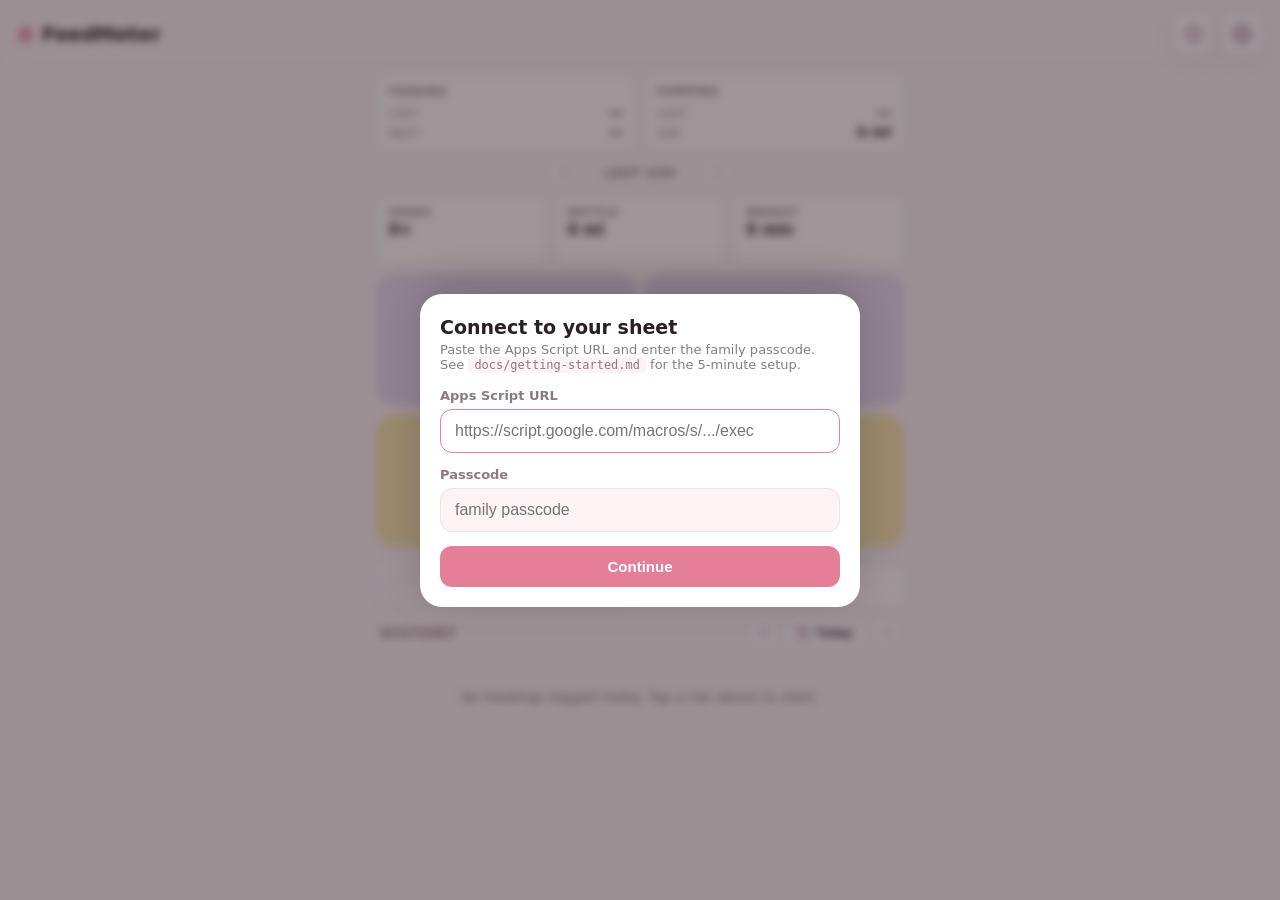
<file: index.html>
<!DOCTYPE html>
<html lang="en">
<head>
  <meta charset="UTF-8" />
  <meta name="viewport" content="width=device-width, initial-scale=1, viewport-fit=cover, user-scalable=no" />
  <meta name="theme-color" content="#fbeef1" />
  <meta name="apple-mobile-web-app-capable" content="yes" />
  <meta name="apple-mobile-web-app-status-bar-style" content="default" />
  <meta name="apple-mobile-web-app-title" content="FeedMeter" />
  <title>FeedMeter</title>
  <link rel="manifest" href="manifest.webmanifest" />
  <link rel="icon" href="data:image/svg+xml,%3Csvg xmlns='http://www.w3.org/2000/svg' viewBox='0 0 64 64'%3E%3Crect width='64' height='64' rx='14' fill='%23f7c8d4'/%3E%3Ccircle cx='32' cy='28' r='10' fill='%23fff'/%3E%3Crect x='28' y='34' width='8' height='18' rx='4' fill='%23fff'/%3E%3C/svg%3E" />
  <link rel="apple-touch-icon" href="icon-192.svg" />
  <link rel="stylesheet" href="styles.css?v=30" />
</head>
<body>
  <header class="app-header">
    <div class="brand">
      <span class="brand-dot" aria-hidden="true"></span>
      <h1>FeedMeter</h1>
    </div>
    <div class="header-actions">
      <button class="user-chip hidden" id="userChip" title="Switch user" aria-label="Switch user">
        <span class="user-chip-avatar" id="userChipAvatar">·</span>
        <span class="user-chip-name" id="userChipName"></span>
      </button>
      <button class="header-btn" id="schemeBtn" title="Feeding scheme" aria-label="Feeding scheme">
        <svg viewBox="0 0 24 24" width="20" height="20" fill="none" stroke="currentColor" stroke-width="2" stroke-linecap="round" stroke-linejoin="round" aria-hidden="true"><circle cx="12" cy="12" r="9"/><line x1="12" y1="11" x2="12" y2="17"/><circle cx="12" cy="7.5" r="0.6" fill="currentColor"/></svg>
      </button>
      <button class="header-btn" id="settingsBtn" title="Settings" aria-label="Settings">
        <svg viewBox="0 0 24 24" width="20" height="20" fill="none" stroke="currentColor" stroke-width="2" stroke-linecap="round" stroke-linejoin="round" aria-hidden="true"><circle cx="12" cy="12" r="3"/><path d="M19.4 15a1.65 1.65 0 0 0 .33 1.82l.06.06a2 2 0 1 1-2.83 2.83l-.06-.06a1.65 1.65 0 0 0-1.82-.33 1.65 1.65 0 0 0-1 1.51V21a2 2 0 1 1-4 0v-.09A1.65 1.65 0 0 0 9 19.4a1.65 1.65 0 0 0-1.82.33l-.06.06a2 2 0 1 1-2.83-2.83l.06-.06A1.65 1.65 0 0 0 4.6 15a1.65 1.65 0 0 0-1.51-1H3a2 2 0 1 1 0-4h.09A1.65 1.65 0 0 0 4.6 9a1.65 1.65 0 0 0-.33-1.82l-.06-.06a2 2 0 1 1 2.83-2.83l.06.06A1.65 1.65 0 0 0 9 4.6a1.65 1.65 0 0 0 1-1.51V3a2 2 0 1 1 4 0v.09a1.65 1.65 0 0 0 1 1.51 1.65 1.65 0 0 0 1.82-.33l.06-.06a2 2 0 1 1 2.83 2.83l-.06.06a1.65 1.65 0 0 0-.33 1.82V9a1.65 1.65 0 0 0 1.51 1H21a2 2 0 1 1 0 4h-.09a1.65 1.65 0 0 0-1.51 1z"/></svg>
      </button>
    </div>
  </header>

  <!-- Sync status banner -->
  <div class="sync-banner hidden" id="syncBanner" role="status"></div>

  <main class="container" id="appMain">
    <!-- Row 1: status blocks (feeding + pumping) -->
    <section class="status-row">
      <div class="status-block">
        <h3 class="status-block-title">Feeding</h3>
        <div class="status-line">
          <span class="status-line-label">Last</span>
          <span class="status-line-value" id="statLast">—</span>
        </div>
        <div class="status-line">
          <span class="status-line-label">Next</span>
          <span class="status-line-value" id="statNext">—</span>
        </div>
      </div>
      <div class="status-block">
        <h3 class="status-block-title">Pumping</h3>
        <div class="status-line">
          <span class="status-line-label">Last</span>
          <span class="status-line-value" id="statLastPump">—</span>
        </div>
        <div class="status-line">
          <span class="status-line-label" id="statPumpWindowLabel">24h</span>
          <span class="status-line-value" id="statTodayPump">—</span>
        </div>
      </div>
    </section>

    <!-- Sliding-window stepper for the totals below (and the pump 24h line above) -->
    <div class="stats-window-nav" role="group" aria-label="Stats time window">
      <button class="day-step" id="statsPrev" type="button" aria-label="Older 24h window">
        <svg viewBox="0 0 24 24" width="16" height="16" fill="none" stroke="currentColor" stroke-width="2.5" stroke-linecap="round" stroke-linejoin="round" aria-hidden="true">
          <polyline points="15 18 9 12 15 6"/>
        </svg>
      </button>
      <span class="stats-window-label" id="statsWindowLabel">Last 24h</span>
      <button class="day-step" id="statsNext" type="button" aria-label="Newer 24h window" disabled>
        <svg viewBox="0 0 24 24" width="16" height="16" fill="none" stroke="currentColor" stroke-width="2.5" stroke-linecap="round" stroke-linejoin="round" aria-hidden="true">
          <polyline points="9 18 15 12 9 6"/>
        </svg>
      </button>
      <button class="link-btn hidden" id="statsNow" type="button">Now</button>
    </div>

    <!-- Row 2: feeding totals over the selected sliding window -->
    <section class="stats cols-3">
      <div class="stat">
        <span class="stat-label">Feeds</span>
        <span class="stat-value" id="statTodayFeed">—</span>
        <span class="stat-sub" id="statTodayFeedSub"></span>
      </div>
      <div class="stat">
        <span class="stat-label">Bottle</span>
        <span class="stat-value" id="statTodayBottle">—</span>
        <span class="stat-sub" id="statTodayBottleSub"></span>
      </div>
      <div class="stat">
        <span class="stat-label">Breast</span>
        <span class="stat-value" id="statTodayBreast">—</span>
      </div>
    </section>

    <!-- 4 big action tiles -->
    <section class="grid" id="actionGrid" aria-label="Start a new session">
      <button class="tile tile-left" data-action="left" aria-label="Left breast">
        <span class="tile-content">
          <span class="tile-letter">L</span>
          <span class="next-badge" aria-hidden="true">Next</span>
        </span>
        <span class="tile-live" aria-hidden="true">
          <span class="live-badge"><span class="pulse"></span>LIVE</span>
          <span class="live-timer">00:00</span>
          <span class="live-hint">Tap to stop</span>
        </span>
      </button>

      <button class="tile tile-right" data-action="right" aria-label="Right breast">
        <span class="tile-content">
          <span class="tile-letter">R</span>
          <span class="next-badge" aria-hidden="true">Next</span>
        </span>
        <span class="tile-live" aria-hidden="true">
          <span class="live-badge"><span class="pulse"></span>LIVE</span>
          <span class="live-timer">00:00</span>
          <span class="live-hint">Tap to stop</span>
        </span>
      </button>

      <button class="tile tile-bottle" data-action="bottle" aria-label="Bottle">
        <span class="tile-content">
          <svg class="tile-svg" viewBox="0 0 64 64" fill="none" stroke="currentColor" stroke-width="2.2" stroke-linecap="round" stroke-linejoin="round" aria-hidden="true">
            <ellipse cx="32" cy="7" rx="3.5" ry="3"/>
            <path d="M27 11h10"/>
            <rect x="23" y="13" width="18" height="5" rx="1"/>
            <path d="M24 20h16v28a5 5 0 0 1-5 5h-6a5 5 0 0 1-5-5z"/>
            <line x1="28" y1="30" x2="32" y2="30" opacity="0.45"/>
            <line x1="28" y1="36" x2="32" y2="36" opacity="0.45"/>
            <line x1="28" y1="42" x2="32" y2="42" opacity="0.45"/>
          </svg>
          <span class="tile-name">Bottle</span>
        </span>
        <span class="tile-live" aria-hidden="true">
          <span class="live-badge"><span class="pulse"></span>LIVE</span>
          <span class="live-timer">00:00</span>
          <span class="live-hint">Tap to stop</span>
        </span>
      </button>

      <button class="tile tile-pump" data-action="pump" aria-label="Pump">
        <span class="tile-content">
          <svg class="tile-svg" viewBox="0 0 64 64" fill="none" stroke="currentColor" stroke-width="2.2" stroke-linecap="round" stroke-linejoin="round" aria-hidden="true">
            <!-- body -->
            <rect x="8" y="25" width="48" height="26" rx="6"/>
            <!-- carry handle arch -->
            <path d="M20 25 V20 Q20 14 32 14 Q44 14 44 20 V25"/>
            <!-- display screen -->
            <rect x="13" y="30" width="18" height="8" rx="2"/>
            <!-- control knob -->
            <circle cx="43" cy="34" r="5"/>
            <!-- tube connectors -->
            <path d="M8 32 L3 29 M8 37 L3 40"/>
          </svg>
          <span class="tile-name">Pump</span>
        </span>
        <span class="tile-live" aria-hidden="true">
          <span class="live-badge"><span class="pulse"></span>LIVE</span>
          <span class="live-timer">00:00</span>
          <span class="live-hint">Tap to stop</span>
        </span>
      </button>
    </section>

    <!-- Tab bar -->
    <div class="tab-bar" role="tablist">
      <button class="tab-btn active" data-tab="feedings" role="tab" type="button">Feedings</button>
      <button class="tab-btn" data-tab="weight" role="tab" type="button">Weight</button>
    </div>

    <!-- Feedings tab -->
    <div class="tab-panel" id="tabFeedings" role="tabpanel">
      <section class="history">
        <div class="history-head">
          <h2>History</h2>
          <div class="day-nav">
            <button class="link-btn hidden" id="backToToday" type="button">Today</button>
            <button class="day-step" id="dayPrev" type="button" aria-label="Previous day">
              <svg viewBox="0 0 24 24" width="16" height="16" fill="none" stroke="currentColor" stroke-width="2.5" stroke-linecap="round" stroke-linejoin="round" aria-hidden="true">
                <polyline points="15 18 9 12 15 6"/>
              </svg>
            </button>
            <button class="day-pick" id="dayPick" type="button" aria-label="Pick a day">
              <svg viewBox="0 0 24 24" width="14" height="14" fill="none" stroke="currentColor" stroke-width="2" stroke-linecap="round" stroke-linejoin="round" aria-hidden="true">
                <rect x="3" y="4" width="18" height="18" rx="2"/>
                <line x1="16" y1="2" x2="16" y2="6"/>
                <line x1="8" y1="2" x2="8" y2="6"/>
                <line x1="3" y1="10" x2="21" y2="10"/>
              </svg>
              <span id="dayLabel">Today</span>
            </button>
            <button class="day-step" id="dayNext" type="button" aria-label="Next day" disabled>
              <svg viewBox="0 0 24 24" width="16" height="16" fill="none" stroke="currentColor" stroke-width="2.5" stroke-linecap="round" stroke-linejoin="round" aria-hidden="true">
                <polyline points="9 18 15 12 9 6"/>
              </svg>
            </button>
            <input type="date" id="dayInput" class="day-input-hidden" aria-hidden="true" tabindex="-1" />
          </div>
        </div>
        <ul class="entries" id="entries"></ul>
        <p class="empty" id="emptyState">No entries yet. Tap a tile above to start.</p>
      </section>
    </div>

    <!-- Weight tab -->
    <div class="tab-panel hidden" id="tabWeight" role="tabpanel">
      <section class="weight-section">
        <div class="weight-head">
          <h2>Weight</h2>
          <button class="btn ghost btn-sm" id="logWeightBtn" type="button">+ Log</button>
        </div>
        <div id="weightChart" class="weight-chart-wrap"></div>
        <ul class="weight-entries" id="weightEntries"></ul>
        <p class="empty hidden" id="weightEmpty">No measurements yet. Tap + Log to start.</p>
      </section>
    </div>
  </main>

  <!-- Setup wizard: connect + pick name in one flow (first run) -->
  <div class="modal hidden" id="setupModal" role="dialog" aria-modal="true" aria-labelledby="setupTitle">
    <div class="modal-card">
      <!-- Step 1: connect -->
      <div class="setup-step" data-step="connect">
        <h3 id="setupTitle">Connect to your sheet</h3>
        <p class="modal-sub">Paste the Apps Script URL and enter the family passcode. See <code>docs/getting-started.md</code> for the 5-minute setup.</p>

        <div class="field">
          <label for="setupUrl">Apps Script URL</label>
          <input id="setupUrl" type="url" inputmode="url" autocomplete="off" placeholder="https://script.google.com/macros/s/.../exec" />
        </div>
        <div class="field">
          <label for="setupPasscode">Passcode</label>
          <input id="setupPasscode" type="password" autocomplete="off" placeholder="family passcode" />
        </div>

        <div class="modal-error hidden" id="setupError"></div>

        <div class="modal-actions">
          <button class="btn primary full" id="setupConnect">Continue</button>
        </div>
      </div>

      <!-- Step 2: pick name -->
      <div class="setup-step hidden" data-step="name">
        <h3>Who are you?</h3>
        <p class="modal-sub">Pick your name — we'll remember it on this device. You can change it later from the icon in the top right.</p>

        <div class="user-list" id="setupUserList" role="radiogroup"></div>

        <div class="field">
          <label for="setupNewUser">Or add a new name</label>
          <div class="row-input">
            <input id="setupNewUser" type="text" maxlength="40" placeholder="e.g. Lena" autocomplete="off" />
            <button class="btn ghost" id="setupAddUserBtn" type="button">Add</button>
          </div>
        </div>

        <div class="modal-error hidden" id="setupUserError"></div>

        <div class="modal-actions">
          <button class="btn ghost" id="setupBackBtn" type="button">Back</button>
        </div>
      </div>
    </div>
  </div>

  <!-- Pick user modal: shown after successful setup, or via header chip -->
  <div class="modal hidden" id="userModal" role="dialog" aria-modal="true" aria-labelledby="userTitle">
    <div class="modal-card">
      <h3 id="userTitle">Who's logging?</h3>
      <p class="modal-sub">Pick your name. We'll remember it on this device.</p>

      <div class="user-list" id="userList" role="radiogroup"></div>

      <div class="field" id="newUserField">
        <label for="newUserInput">Add a new name</label>
        <div class="row-input">
          <input id="newUserInput" type="text" maxlength="40" placeholder="e.g. Lena" autocomplete="off" />
          <button class="btn ghost" id="addUserBtn" type="button">Add</button>
        </div>
      </div>

      <div class="modal-error hidden" id="userError"></div>

      <div class="modal-actions space-between">
        <button class="btn danger" id="resetSetupBtn" type="button">Reset connection</button>
        <button class="btn primary" id="userCancelBtn" type="button">Close</button>
      </div>
    </div>
  </div>

  <!-- Feeding-scheme reference modal: latest scheme + history -->
  <div class="modal hidden" id="schemeModal" role="dialog" aria-modal="true" aria-labelledby="schemeTitle">
    <div class="modal-card">
      <h3 id="schemeTitle">Feeding scheme</h3>
      <p class="modal-sub" id="schemeSub">The midwife's latest plan. Tap Edit when it changes.</p>

      <pre class="scheme-text hidden" id="schemeText"></pre>

      <div class="field hidden" id="schemeEditField">
        <label for="schemeTextarea">Scheme text</label>
        <textarea id="schemeTextarea" rows="14" placeholder="Brust oft&#10;  so viel wie sie will&#10;  …"></textarea>
        <p class="field-hint">Saving creates a new version. The previous one is kept in the history below.</p>
      </div>

      <p class="scheme-empty-msg hidden" id="schemeEmpty">No scheme saved yet. Add the midwife's instructions to keep them one tap away.</p>

      <div class="modal-error hidden" id="schemeError"></div>

      <details class="scheme-history hidden" id="schemeHistory">
        <summary>Previous versions <span class="muted" id="schemeHistoryCount"></span></summary>
        <div class="scheme-history-list" id="schemeHistoryList"></div>
      </details>

      <div class="modal-actions space-between">
        <button class="btn ghost" id="schemeClose" type="button">Close</button>
        <div>
          <button class="btn ghost hidden" id="schemeCancelEdit" type="button">Cancel</button>
          <button class="btn primary" id="schemeEditBtn" type="button">Edit</button>
          <button class="btn primary hidden" id="schemeAdd" type="button">Add scheme</button>
          <button class="btn primary hidden" id="schemeSave" type="button">Save</button>
        </div>
      </div>
    </div>
  </div>

  <!-- Settings modal -->
  <div class="modal hidden" id="settingsModal" role="dialog" aria-modal="true" aria-labelledby="settingsTitle">
    <div class="modal-card">
      <h3 id="settingsTitle">Settings</h3>
      <p class="modal-sub">Saved to the <code>settings</code> tab in your sheet.</p>

      <div class="field">
        <label for="settingFeed">Feeding interval (minutes)</label>
        <input id="settingFeed" type="number" inputmode="numeric" min="30" max="600" step="5" />
        <p class="field-hint">Used for the "next feeding due" countdown. Newborns: 120–180.</p>
      </div>

      <div class="field">
        <label for="settingMinDuration">Min breast feed duration (minutes)</label>
        <input id="settingMinDuration" type="number" inputmode="numeric" min="0" max="30" step="1" />
        <p class="field-hint">Sessions shorter than this will be flagged as possible comfort feeding.</p>
      </div>

      <div class="field">
        <label for="settingMinVolume">Min bottle volume (ml)</label>
        <input id="settingMinVolume" type="number" inputmode="numeric" min="0" max="200" step="5" />
        <p class="field-hint">Bottles below this amount will be flagged as possible comfort feeding.</p>
      </div>

      <div class="field">
        <label for="settingFormulaLimit">Daily formula limit (ml)</label>
        <input id="settingFormulaLimit" type="number" inputmode="numeric" min="0" max="2000" step="10" placeholder="empty = no limit" />
        <p class="field-hint">Optional. When today's formula intake is already at or above this, you'll get a warning before starting a new bottle.</p>
      </div>

      <div class="field">
        <label for="settingMergeGap">Max gap to merge feedings (minutes)</label>
        <input id="settingMergeGap" type="number" inputmode="numeric" min="0" max="120" step="5" placeholder="empty = no grouping" />
        <p class="field-hint">Groups feedings within this many minutes of each other into a single feeding session — for the "Next feeding" countdown and the "Feeds today" count.</p>
      </div>

      <div class="field">
        <label for="settingBirthWeight">Birth weight (g)</label>
        <input id="settingBirthWeight" type="number" inputmode="numeric" min="500" max="6000" step="10" placeholder="e.g. 3200" />
        <p class="field-hint">Shown as a reference line on the weight chart.</p>
      </div>

      <div class="field">
        <label class="checkbox-label">
          <input type="checkbox" id="settingOfferBottleChain" />
          Offer bottle after a breast feeding
        </label>
        <p class="field-hint">After you stop a breast session, ask whether to start a bottle right away. Useful for combination feeding.</p>
      </div>

      <div class="modal-error hidden" id="settingsError"></div>

      <div class="modal-actions space-between">
        <button class="btn ghost" id="exportBtn" type="button">Export JSON</button>
        <div>
          <button class="btn ghost" id="settingsCancel" type="button">Close</button>
          <button class="btn primary" id="settingsSave" type="button">Save</button>
        </div>
      </div>
    </div>
  </div>

  <!-- Stop modal: bottle/pump only -->
  <div class="modal hidden" id="stopModal" role="dialog" aria-modal="true" aria-labelledby="modalTitle">
    <div class="modal-card">
      <h3 id="modalTitle">Save session</h3>
      <p class="modal-sub" id="modalSub"></p>

      <div class="field" id="sourceField">
        <label>Source</label>
        <div class="seg" role="radiogroup" aria-label="Bottle source">
          <button type="button" class="seg-btn" data-source="own">Own milk</button>
          <button type="button" class="seg-btn" data-source="formula">Formula</button>
        </div>
      </div>

      <div class="field" id="volumeField">
        <label for="volumeInput">Volume (ml)</label>
        <input id="volumeInput" type="number" inputmode="numeric" min="0" step="5" placeholder="e.g. 60" />
      </div>

      <div class="modal-actions">
        <button class="btn ghost" id="cancelSave">Discard</button>
        <button class="btn primary" id="saveBtn">Save</button>
      </div>
    </div>
  </div>

  <!-- Edit modal -->
  <div class="modal hidden" id="editModal" role="dialog" aria-modal="true" aria-labelledby="editTitle">
    <div class="modal-card">
      <h3 id="editTitle">Edit entry</h3>

      <div class="field">
        <label for="editStart">Start</label>
        <input id="editStart" type="datetime-local" step="60" />
      </div>
      <div class="field">
        <label for="editEnd">End</label>
        <input id="editEnd" type="datetime-local" step="60" />
      </div>

      <div class="field" id="editSourceField">
        <label>Source</label>
        <div class="seg" role="radiogroup">
          <button type="button" class="seg-btn" data-edit-source="own">Own milk</button>
          <button type="button" class="seg-btn" data-edit-source="formula">Formula</button>
        </div>
      </div>

      <div class="field" id="editVolumeField">
        <label for="editVolume">Volume (ml)</label>
        <input id="editVolume" type="number" inputmode="numeric" min="0" step="5" />
      </div>

      <div class="field" id="editComfortField">
        <label class="checkbox-label">
          <input type="checkbox" id="editIsComfort" />
          Comfort feeding — exclude from countdown &amp; stats
        </label>
      </div>

      <div class="modal-actions space-between">
        <button class="btn danger" id="deleteEntry">Delete</button>
        <div>
          <button class="btn ghost" id="cancelEdit">Cancel</button>
          <button class="btn primary" id="saveEdit">Save</button>
        </div>
      </div>
    </div>
  </div>

  <!-- Weight modal -->
  <div class="modal hidden" id="weightModal" role="dialog" aria-modal="true" aria-labelledby="weightModalTitle">
    <div class="modal-card">
      <h3 id="weightModalTitle">Log weight</h3>

      <div class="field">
        <label for="weightInput">Weight (g)</label>
        <input id="weightInput" type="number" inputmode="numeric" min="500" max="15000" step="1" placeholder="e.g. 3520" />
      </div>

      <div class="field">
        <label for="weightDate">Date</label>
        <input id="weightDate" type="date" />
      </div>

      <div class="field">
        <label>Timing</label>
        <div class="seg" role="radiogroup" aria-label="Measurement timing">
          <button type="button" class="seg-btn" data-wtiming="before">Before feed</button>
          <button type="button" class="seg-btn active" data-wtiming="after">After feed</button>
        </div>
      </div>

      <div class="modal-error hidden" id="weightError"></div>

      <div class="modal-actions space-between">
        <button class="btn danger hidden" id="deleteWeightBtn" type="button">Delete</button>
        <div>
          <button class="btn ghost" id="cancelWeightBtn" type="button">Cancel</button>
          <button class="btn primary" id="saveWeightBtn" type="button">Save</button>
        </div>
      </div>
    </div>
  </div>

  <!-- Comfort feeding modal -->
  <div class="modal hidden" id="comfortModal" role="dialog" aria-modal="true" aria-labelledby="comfortTitle">
    <div class="modal-card">
      <h3 id="comfortTitle">Short feeding</h3>
      <p class="modal-sub" id="comfortSub"></p>
      <p class="field-hint">Comfort feedings are saved but don't reset the "next feeding" countdown or today's totals.</p>
      <div class="modal-actions space-between">
        <button class="btn ghost" id="comfortOnlyBtn" type="button">Comfort only</button>
        <button class="btn primary" id="comfortRealBtn" type="button">Real feeding</button>
      </div>
    </div>
  </div>

  <!-- Chain-bottle modal: shown after a breast feed is saved, to offer
       starting a bottle in one tap (combination feeding). Disabled via
       the "Offer bottle after a breast feeding" setting. -->
  <div class="modal hidden" id="chainBottleModal" role="dialog" aria-modal="true" aria-labelledby="chainTitle">
    <div class="modal-card">
      <h3 id="chainTitle">Continue with a bottle?</h3>
      <p class="modal-sub" id="chainSub"></p>
      <div class="modal-actions space-between">
        <button class="btn ghost" id="chainBottleNoBtn" type="button">No</button>
        <button class="btn primary" id="chainBottleYesBtn" type="button">Yes, start bottle</button>
      </div>
    </div>
  </div>

  <!-- Formula limit warning modal -->
  <div class="modal hidden" id="formulaLimitModal" role="dialog" aria-modal="true" aria-labelledby="formulaLimitTitle">
    <div class="modal-card">
      <h3 id="formulaLimitTitle">Formula limit reached</h3>
      <p class="modal-sub" id="formulaLimitMsg"></p>
      <p class="field-hint">If this bottle is formula, it will be over the limit. You can still start it.</p>
      <div class="modal-actions space-between">
        <button class="btn ghost" id="formulaLimitCancel" type="button">Cancel</button>
        <button class="btn primary" id="formulaLimitOk" type="button">OK, start bottle</button>
      </div>
    </div>
  </div>

  <!-- Active session conflict modal: shown when starting a new session
       while another session (own or someone else's) is still running. -->
  <div class="modal hidden" id="activeConflictModal" role="dialog" aria-modal="true" aria-labelledby="conflictTitle">
    <div class="modal-card">
      <h3 id="conflictTitle">Session already running</h3>
      <p class="modal-sub" id="conflictMsg"></p>
      <div class="modal-actions stack">
        <button class="btn primary full" id="conflictContinue" type="button">Continue old</button>
        <button class="btn ghost full" id="conflictStopStart" type="button">Stop old &amp; start new</button>
        <button class="btn danger full" id="conflictDiscardStart" type="button">Discard old &amp; start new</button>
      </div>
    </div>
  </div>

  <script src="app.js?v=31"></script>
</body>
</html>
</file>
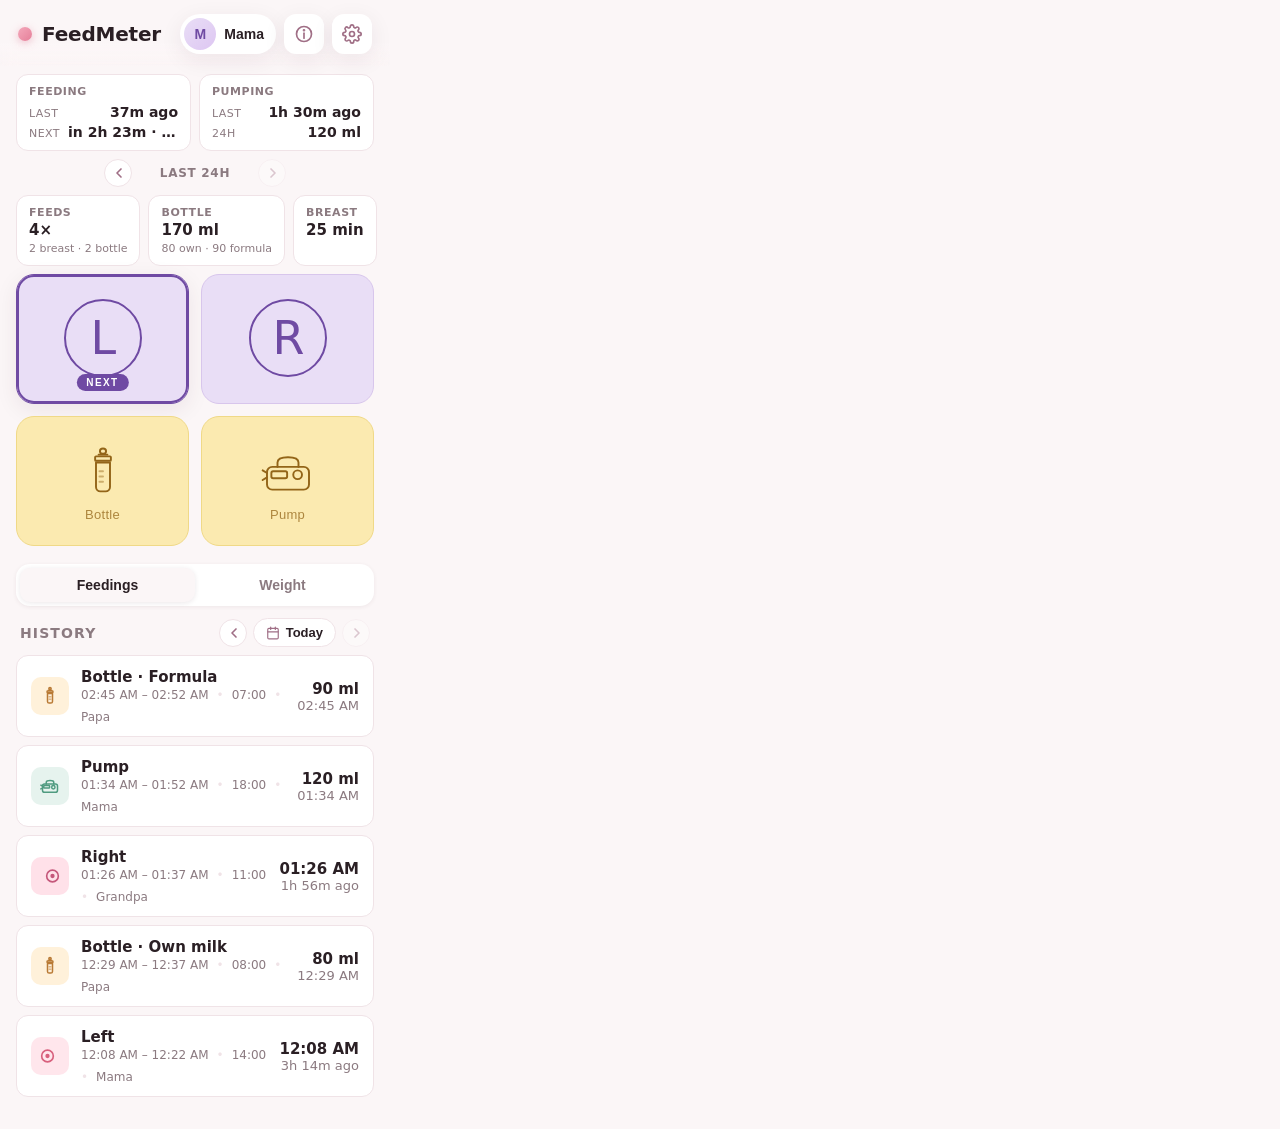
<file: dev-docs/screenshots/index.html>
<!DOCTYPE html>
<html lang="en">
<head>
  <meta charset="UTF-8" />
  <meta name="viewport" content="width=device-width, initial-scale=1, viewport-fit=cover, user-scalable=no" />
  <title>FeedMeter (fixture for screenshots)</title>
  <link rel="stylesheet" href="../../styles.css" />
  <style>
    /* Chrome 148 headless ignores --window-size, so we constrain the
       document itself to a phone-sized 390px column. Below the styles.css
       media-query breakpoint (600px), so layout is unaffected. */
    html, body { width: 390px !important; max-width: 390px !important; overflow-x: hidden; }
    /* Modals use position:fixed so they ignore the body's width and
       stretch to the real viewport. Re-anchor them to a 390-wide column
       on the left so the screenshot clip captures them fully. */
    .modal { left: 0 !important; right: auto !important; width: 390px !important; }
    .modal-card { max-width: 390px !important; }
  </style>
  <script src="./fixture-data.js"></script>
  <script>
    // 1) Patch fetch + pre-fill localStorage before any app code runs.
    installFixture();

    // 2) Pull the real index.html body, mount it, then load app.js.
    //    This keeps the fixture in sync with the real DOM automatically.
    (async () => {
      const resp = await fetch('../../index.html?fixture=' + Date.now());
      const txt = await resp.text();
      // Match everything between <body...> and the trailing app.js script tag.
      const m = txt.match(/<body[^>]*>([\s\S]*?)<script[^>]*src="app\.js[^"]*"[^>]*><\/script>\s*<\/body>/);
      if (!m) {
        document.body.innerHTML = '<pre style="padding:1rem;font:14px monospace;color:#900">fixture: failed to extract body from ../../index.html</pre>';
        return;
      }
      document.body.innerHTML = m[1];

      const s = document.createElement('script');
      s.src = '../../app.js';
      s.onload = () => { if (typeof runCapture === 'function') runCapture(); };
      document.body.appendChild(s);
    })();
  </script>
</head>
<body>
  <noscript>This fixture page requires JavaScript.</noscript>
</body>
</html>
</file>
<file: styles.css>
:root {
  --bg: #fbf6f7;
  --surface: #ffffff;
  --surface-2: #fdf2f4;
  --ink: #2a1f24;
  --muted: #8b7a80;
  --line: #f0e3e7;

  --pink: #f4a8bb;
  --pink-2: #f7c8d4;
  --rose: #e57f99;
  --plum: #a06f86;
  --mint: #9bd3c0;
  --cream: #f5d9b6;
  --lilac: #c9b8e0;
  --danger: #d9536b;

  --shadow: 0 6px 22px rgba(70, 30, 45, 0.08);
  --radius: 18px;
  --radius-sm: 12px;
}

* { box-sizing: border-box; }

html, body {
  margin: 0;
  padding: 0;
  background: var(--bg);
  color: var(--ink);
  font-family: -apple-system, BlinkMacSystemFont, "SF Pro Text", "Segoe UI", Roboto, system-ui, sans-serif;
  -webkit-font-smoothing: antialiased;
  -webkit-tap-highlight-color: transparent;
  overscroll-behavior-y: none;
}

body {
  min-height: 100dvh;
  padding-bottom: env(safe-area-inset-bottom);
}

.app-header {
  position: sticky;
  top: 0;
  z-index: 5;
  display: flex;
  align-items: center;
  justify-content: space-between;
  padding: calc(env(safe-area-inset-top) + 14px) 18px 12px;
  background: linear-gradient(180deg, var(--bg) 65%, rgba(251, 246, 247, 0));
  backdrop-filter: saturate(140%) blur(8px);
}

.brand {
  display: flex;
  align-items: center;
  gap: 10px;
}
.brand h1 {
  margin: 0;
  font-size: 20px;
  font-weight: 700;
  letter-spacing: -0.01em;
}
.brand-dot {
  width: 14px;
  height: 14px;
  border-radius: 50%;
  background: linear-gradient(135deg, var(--pink), var(--rose));
  box-shadow: 0 2px 8px rgba(229, 127, 153, 0.45);
}

.header-actions {
  display: flex;
  align-items: center;
  gap: 8px;
}

.header-btn {
  border: 0;
  background: var(--surface);
  color: var(--plum);
  width: 40px;
  height: 40px;
  border-radius: 12px;
  display: grid;
  place-items: center;
  box-shadow: var(--shadow);
  cursor: pointer;
}
.header-btn:active { transform: scale(0.96); }

.user-chip {
  display: inline-flex;
  align-items: center;
  gap: 8px;
  border: 0;
  background: var(--surface);
  color: var(--ink);
  padding: 4px 12px 4px 4px;
  border-radius: 999px;
  height: 40px;
  font-size: 14px;
  font-weight: 600;
  box-shadow: var(--shadow);
  cursor: pointer;
}
.user-chip:active { transform: scale(0.97); }
.user-chip-avatar {
  width: 32px; height: 32px;
  border-radius: 50%;
  background: linear-gradient(135deg, #e9def6, #ddc6f2);
  color: #6f4aa3;
  font-weight: 700;
  display: grid;
  place-items: center;
  font-size: 14px;
  text-transform: uppercase;
}

/* Sync banner */
.sync-banner {
  position: fixed;
  top: calc(env(safe-area-inset-top) + 8px);
  left: 50%;
  transform: translateX(-50%);
  padding: 8px 16px;
  border-radius: 999px;
  background: var(--ink);
  color: white;
  font-size: 13px;
  font-weight: 600;
  z-index: 60;
  box-shadow: 0 6px 20px rgba(0,0,0,0.18);
  max-width: 90%;
  text-align: center;
  animation: dropIn 0.18s ease;
}
.sync-banner.ok { background: #2c8a64; }
.sync-banner.error { background: #b73a52; }
@keyframes dropIn { from { transform: translate(-50%, -8px); opacity: 0; } to { transform: translate(-50%, 0); opacity: 1; } }

.container {
  max-width: 560px;
  margin: 0 auto;
  padding: 4px 16px 32px;
}

/* 4 tiles */
.grid {
  display: grid;
  grid-template-columns: 1fr 1fr;
  gap: 12px;
  margin: 6px 0 18px;
}

.tile {
  position: relative;
  display: grid;
  place-items: center;
  padding: 20px 14px 16px;
  min-height: 130px;
  border-radius: var(--radius);
  border: 1px solid transparent;
  cursor: pointer;
  transition: transform 0.08s ease, filter 0.2s ease, box-shadow 0.2s ease;
  overflow: hidden;
  -webkit-tap-highlight-color: transparent;
}
.tile:active { transform: scale(0.97); }

.tile-content,
.tile-live {
  grid-area: 1 / 1;
  display: flex;
  flex-direction: column;
  align-items: center;
  justify-content: center;
  gap: 6px;
  width: 100%;
  height: 100%;
  transition: opacity 0.18s ease, transform 0.18s ease;
}

.tile-live {
  opacity: 0;
  transform: scale(0.92);
  pointer-events: none;
  gap: 4px;
}

.tile.is-active .tile-content {
  opacity: 0;
  transform: scale(0.92);
}
.tile.is-active .tile-live {
  opacity: 1;
  transform: scale(1);
}

.tile-svg {
  width: 56px;
  height: 56px;
  display: block;
}

.tile-letter {
  font-size: 56px;
  font-weight: 300;
  line-height: 1;
  letter-spacing: -0.04em;
  font-family: -apple-system, BlinkMacSystemFont, "SF Pro Display", "Segoe UI", system-ui, sans-serif;
}

/* Breast tiles: wrap the L/R letter in a circle. Caption is omitted so the
   circle and the chevron-next-indicator have room to breathe. */
.tile-left .tile-letter,
.tile-right .tile-letter {
  width: 78px;
  height: 78px;
  border: 2px solid currentColor;
  border-radius: 50%;
  display: grid;
  place-items: center;
  font-size: 46px;
  /* Carry the same vertical rhythm the chevron expects. */
  margin-bottom: 6px;
}

.tile-name {
  font-size: 13px;
  font-weight: 500;
  letter-spacing: 0.02em;
  opacity: 0.75;
}

/* Live state inside tile */
.live-badge {
  display: inline-flex;
  align-items: center;
  gap: 6px;
  font-size: 10px;
  font-weight: 800;
  letter-spacing: 0.14em;
  color: #d9536b;
  text-transform: uppercase;
}
.live-badge .pulse {
  width: 7px;
  height: 7px;
  border-radius: 50%;
  background: #d9536b;
  box-shadow: 0 0 0 0 rgba(217, 83, 107, 0.55);
  animation: live-pulse 1.4s ease-out infinite;
}
@keyframes live-pulse {
  0%   { box-shadow: 0 0 0 0 rgba(217, 83, 107, 0.55); }
  70%  { box-shadow: 0 0 0 10px rgba(217, 83, 107, 0); }
  100% { box-shadow: 0 0 0 0 rgba(217, 83, 107, 0); }
}

.live-timer {
  font-size: 38px;
  font-weight: 600;
  line-height: 1;
  font-variant-numeric: tabular-nums;
  letter-spacing: -0.02em;
}

.live-hint {
  font-size: 11px;
  font-weight: 500;
  letter-spacing: 0.04em;
  opacity: 0.65;
  text-transform: uppercase;
}

.tile.is-active {
  box-shadow: 0 0 0 2px currentColor inset, var(--shadow);
}

/* Lilac for breasts */
.tile-left,
.tile-right {
  background: #e9def6;
  color: #6f4aa3;
  border-color: #d8c6ec;
}

/* Light yellow for bottle and pump */
.tile-bottle,
.tile-pump {
  background: #fbeab0;
  color: #936518;
  border-color: #f0d987;
}

.tile.disabled {
  opacity: 0.4;
  pointer-events: none;
  filter: saturate(0.5);
}

/* Next-breast suggestion */
/* Static "Next" pill at the bottom of a breast tile. Hidden by default;
   `.tile.is-next` (set by JS on whichever breast comes after the most
   recent feed) reveals it. No animation. */
.next-badge {
  position: absolute;
  bottom: 12px;
  left: 50%;
  transform: translateX(-50%);
  padding: 3px 10px;
  border-radius: 999px;
  background: #6f4aa3;
  color: #fff;
  font-size: 10px;
  font-weight: 800;
  letter-spacing: 0.14em;
  text-transform: uppercase;
  opacity: 0;
  pointer-events: none;
  transition: opacity 0.18s ease;
}
.tile.is-next {
  border-color: currentColor;
  box-shadow: 0 0 0 2px currentColor inset, var(--shadow);
}
.tile.is-next .next-badge {
  opacity: 1;
}

/* Stats */
.stats {
  display: grid;
  gap: 8px;
  margin: 4px 0 8px;
}
.stats.cols-2 { grid-template-columns: repeat(2, 1fr); }
.stats.cols-3 { grid-template-columns: repeat(3, 1fr); }
.stats:last-of-type { margin-bottom: 18px; }
.stat {
  background: var(--surface);
  border: 1px solid var(--line);
  border-radius: var(--radius-sm);
  padding: 10px 12px;
  display: flex;
  flex-direction: column;
  gap: 2px;
}
.stat-label {
  font-size: 11px;
  color: var(--muted);
  text-transform: uppercase;
  letter-spacing: 0.05em;
  font-weight: 600;
}
.stat-value {
  font-size: 15px;
  font-weight: 700;
  font-variant-numeric: tabular-nums;
  white-space: nowrap;
  overflow: hidden;
  text-overflow: ellipsis;
}
.stat-value.overdue {
  color: var(--danger);
}
.stat-sub {
  font-size: 11px;
  color: var(--muted);
  font-weight: 500;
  font-variant-numeric: tabular-nums;
  white-space: nowrap;
  overflow: hidden;
  text-overflow: ellipsis;
  margin-top: 1px;
  min-height: 13px;
}

/* Status row: two side-by-side multi-line blocks (feeding + pumping) */
.status-row {
  display: grid;
  grid-template-columns: 1fr 1fr;
  gap: 8px;
  margin: 4px 0 8px;
}
.status-block {
  background: var(--surface);
  border: 1px solid var(--line);
  border-radius: var(--radius-sm);
  padding: 10px 12px;
  display: flex;
  flex-direction: column;
  gap: 4px;
  min-width: 0;
}
.status-block-title {
  margin: 0 0 2px;
  font-size: 11px;
  color: var(--muted);
  text-transform: uppercase;
  letter-spacing: 0.05em;
  font-weight: 700;
}
.status-line {
  display: flex;
  align-items: baseline;
  justify-content: space-between;
  gap: 8px;
  min-width: 0;
}
.status-line-label {
  font-size: 11px;
  color: var(--muted);
  font-weight: 500;
  text-transform: uppercase;
  letter-spacing: 0.04em;
  flex-shrink: 0;
}
.status-line-value {
  font-size: 14px;
  font-weight: 700;
  font-variant-numeric: tabular-nums;
  text-align: right;
  white-space: nowrap;
  overflow: hidden;
  text-overflow: ellipsis;
  min-width: 0;
}
.status-line-value.overdue {
  color: var(--danger);
}

/* Sliding-window stepper for the top stats area */
.stats-window-nav {
  display: flex;
  align-items: center;
  justify-content: center;
  gap: 8px;
  margin: 6px 0 8px;
  padding: 0 4px;
}
.stats-window-label {
  min-width: 110px;
  text-align: center;
  font-size: 12px;
  font-weight: 700;
  color: var(--muted);
  text-transform: uppercase;
  letter-spacing: 0.06em;
  font-variant-numeric: tabular-nums;
}
.stats-window-nav .link-btn {
  padding: 2px 8px;
  font-size: 12px;
}

/* History */
.history { margin-top: 6px; }
.history-head {
  display: flex;
  align-items: center;
  justify-content: space-between;
  padding: 0 4px 8px;
}
.history-head h2 {
  margin: 0;
  font-size: 14px;
  text-transform: uppercase;
  letter-spacing: 0.08em;
  color: var(--muted);
  font-weight: 700;
}
.link-btn {
  border: 0;
  background: transparent;
  color: var(--rose);
  font-size: 13px;
  font-weight: 600;
  cursor: pointer;
  padding: 4px 6px;
}

.day-nav {
  position: relative;
  display: flex;
  align-items: center;
  gap: 6px;
}

.day-pick {
  display: inline-flex;
  align-items: center;
  gap: 6px;
  padding: 6px 12px;
  border: 1px solid var(--line);
  border-radius: 999px;
  background: var(--surface);
  color: var(--ink);
  font-size: 13px;
  font-weight: 600;
  cursor: pointer;
  transition: background 0.12s ease, transform 0.08s ease;
}
.day-pick:active { transform: scale(0.96); }
.day-pick:hover { background: var(--surface-2); }
.day-pick svg { color: var(--plum); flex-shrink: 0; }

.day-step {
  display: inline-grid;
  place-items: center;
  width: 28px;
  height: 28px;
  border: 1px solid var(--line);
  border-radius: 50%;
  background: var(--surface);
  color: var(--plum);
  cursor: pointer;
  transition: background 0.12s ease, transform 0.08s ease, opacity 0.12s ease;
}
.day-step:active:not([disabled]) { transform: scale(0.92); }
.day-step:hover:not([disabled]) { background: var(--surface-2); }
.day-step[disabled] {
  opacity: 0.35;
  cursor: not-allowed;
}

.day-input-hidden {
  position: absolute;
  right: 0;
  bottom: 0;
  width: 1px;
  height: 1px;
  opacity: 0;
  pointer-events: none;
  border: 0;
  padding: 0;
}

.entries {
  list-style: none;
  margin: 0;
  padding: 0;
  display: flex;
  flex-direction: column;
  gap: 8px;
}

.entry {
  display: flex;
  align-items: center;
  gap: 12px;
  padding: 12px 14px;
  background: var(--surface);
  border: 1px solid var(--line);
  border-radius: var(--radius-sm);
  cursor: pointer;
  transition: background 0.12s ease;
}
.entry:active { background: var(--surface-2); }
.entry.pending { opacity: 0.7; }
.pending-mark { color: var(--rose); font-weight: 600; }
.needs-volume-hint { color: #c07a00; font-weight: 600; }
.comfort-mark { color: #8b7ab8; font-weight: 600; }
.live-mark { color: var(--danger); font-weight: 700; text-transform: uppercase; letter-spacing: 0.06em; font-size: 11px; }

/* Chain card: groups closely-spaced feedings into one feeding session.
   Inner entries are real .entry rows so they keep tap-to-edit behaviour;
   we just strip their individual border and tint the background. */
.entry-chain {
  list-style: none;
  background: var(--surface);
  border: 1px solid var(--line);
  border-left: 3px solid var(--rose);
  border-radius: var(--radius-sm);
  padding: 6px 6px 6px 8px;
  display: flex;
  flex-direction: column;
  gap: 4px;
}
.entry-chain-head {
  display: flex;
  align-items: baseline;
  justify-content: space-between;
  gap: 8px;
  padding: 2px 4px 0;
  font-size: 11px;
  text-transform: uppercase;
  letter-spacing: 0.06em;
  color: var(--muted);
  font-weight: 700;
  flex-wrap: wrap;
}
.entry-chain-label {
  display: inline-flex;
  align-items: center;
  gap: 6px;
}
.entry-chain-count { color: var(--rose); }
.entry-chain-time {
  font-weight: 600;
  font-variant-numeric: tabular-nums;
  letter-spacing: 0.04em;
  color: var(--muted);
  text-transform: none;
}
.entry-chain-body {
  list-style: none;
  margin: 0;
  padding: 0;
  display: flex;
  flex-direction: column;
  gap: 4px;
}
.entry-chain-body .entry {
  border: 0;
  background: var(--surface-2);
  border-radius: 8px;
  padding: 10px 12px;
}
.entry-chain-body .entry:active { background: var(--bg); }

/* ---- Tab bar ---- */
.tab-bar {
  display: flex;
  background: var(--surface);
  border-radius: 14px;
  padding: 4px;
  margin: 4px 0 12px;
  box-shadow: 0 1px 4px rgba(70,30,45,0.07);
}
.tab-btn {
  flex: 1;
  padding: 9px 8px;
  border: none;
  border-radius: 10px;
  background: transparent;
  font-size: 14px;
  font-weight: 600;
  color: var(--muted);
  cursor: pointer;
  transition: background 0.15s, color 0.15s;
}
.tab-btn.active {
  background: var(--bg);
  color: var(--ink);
  box-shadow: 0 1px 5px rgba(70,30,45,0.10);
}
.tab-panel { }

/* ---- Weight section ---- */
.weight-section { margin-top: 2px; }
.weight-head {
  display: flex;
  align-items: center;
  justify-content: space-between;
  margin-bottom: 10px;
}
.weight-head h2 { margin: 0; font-size: 18px; font-weight: 700; }
.btn-sm { padding: 7px 14px; font-size: 13px; }

.weight-chart-wrap { margin-bottom: 12px; }
.weight-birth-only {
  text-align: center;
  color: var(--muted);
  font-size: 14px;
  padding: 16px 0;
}

/* ---- Weight SVG chart ---- */
.weight-chart-svg { width: 100%; height: auto; display: block; overflow: visible; }
.chart-grid { stroke: var(--line); stroke-width: 1; }
.chart-line { stroke: var(--rose); stroke-width: 2.2; fill: none; stroke-linejoin: round; stroke-linecap: round; }
.chart-dot { cursor: pointer; transition: r 0.1s; }
.chart-dot:hover { r: 7; }
.chart-dot-before { fill: #a8cbf5; stroke: #5a8fd4; stroke-width: 1.5; }
.chart-dot-after  { fill: var(--rose); stroke: #c45c78; stroke-width: 1.5; }
.chart-birth { stroke: #8b7ab8; stroke-width: 1.5; stroke-dasharray: 5 3; }
.chart-label-x { font-size: 10px; fill: var(--muted); }
.chart-label-y { font-size: 10px; fill: var(--muted); text-anchor: end; }
.chart-label-birth { font-size: 10px; fill: #8b7ab8; }

/* ---- Weight entries list ---- */
.weight-entries { list-style: none; margin: 0; padding: 0; display: flex; flex-direction: column; gap: 2px; }
.weight-entry {
  display: flex;
  align-items: center;
  gap: 10px;
  padding: 11px 14px;
  background: var(--surface);
  border-radius: 12px;
  cursor: pointer;
  transition: background 0.12s;
}
.weight-entry:active { background: var(--surface-2); }
.weight-entry-date { flex: 1; font-size: 14px; color: var(--muted); }
.weight-entry-val { font-size: 15px; font-weight: 700; color: var(--ink); }
.weight-timing-tag {
  font-size: 11px;
  font-weight: 600;
  padding: 3px 7px;
  border-radius: 8px;
}
.weight-timing-tag.before { background: #ddeeff; color: #3a6fa0; }
.weight-timing-tag.after  { background: var(--surface-2); color: var(--plum); }
.checkbox-label { display: flex; align-items: center; gap: 8px; cursor: pointer; font-size: 14px; color: var(--ink); }
.checkbox-label input[type="checkbox"] { width: 16px; height: 16px; accent-color: var(--rose); flex-shrink: 0; }

.entry-icon {
  width: 38px; height: 38px;
  border-radius: 10px;
  display: grid;
  place-items: center;
  flex-shrink: 0;
  background: var(--surface-2);
  color: var(--plum);
}
.entry-icon.left   { background: #ffe6ec; color: #d8607d; }
.entry-icon.right  { background: #ffe1e9; color: #c5587b; }
.entry-icon.bottle { background: #fff1da; color: #b97a35; }
.entry-icon.pump   { background: #e6f3ee; color: #4f9b80; }

.entry-main {
  flex: 1;
  min-width: 0;
  display: flex;
  flex-direction: column;
  gap: 2px;
}
.entry-title {
  font-weight: 600;
  font-size: 15px;
}
.entry-meta {
  font-size: 12px;
  color: var(--muted);
  display: flex;
  gap: 8px;
  flex-wrap: wrap;
}
.entry-meta .dot { color: var(--line); }

.entry-right {
  text-align: right;
  font-size: 13px;
  color: var(--muted);
  font-variant-numeric: tabular-nums;
  flex-shrink: 0;
}
.entry-right strong {
  display: block;
  color: var(--ink);
  font-size: 15px;
  font-weight: 700;
}

.day-divider {
  font-size: 11px;
  text-transform: uppercase;
  letter-spacing: 0.08em;
  color: var(--muted);
  font-weight: 600;
  padding: 12px 4px 4px;
}

.empty {
  text-align: center;
  color: var(--muted);
  padding: 20px;
  font-size: 14px;
}

.hidden { display: none !important; }

/* Modal */
.modal {
  position: fixed;
  inset: 0;
  background: rgba(40, 20, 30, 0.45);
  backdrop-filter: blur(4px);
  display: grid;
  place-items: end center;
  z-index: 50;
  padding: 0;
  animation: fade 0.18s ease;
}
@keyframes fade { from { opacity: 0; } to { opacity: 1; } }

.modal-card {
  width: 100%;
  max-width: 560px;
  background: var(--surface);
  border-top-left-radius: 22px;
  border-top-right-radius: 22px;
  padding: 22px 20px calc(20px + env(safe-area-inset-bottom));
  box-shadow: 0 -10px 40px rgba(0,0,0,0.18);
  animation: slideUp 0.22s ease;
}
@media (min-width: 600px) {
  .modal { place-items: center; padding: 20px; }
  .modal-card { border-radius: 22px; max-width: 440px; }
}
@keyframes slideUp { from { transform: translateY(30px); opacity: 0; } to { transform: translateY(0); opacity: 1; } }

.modal-card h3 {
  margin: 0 0 4px;
  font-size: 19px;
  font-weight: 700;
}
.modal-sub {
  margin: 0 0 16px;
  color: var(--muted);
  font-size: 13px;
}

.field {
  display: flex;
  flex-direction: column;
  gap: 6px;
  margin-bottom: 14px;
}
.field label {
  font-size: 13px;
  font-weight: 600;
  color: var(--muted);
}
.field .muted { color: var(--muted); font-weight: 400; }

.field input {
  border: 1px solid var(--line);
  border-radius: 12px;
  background: var(--surface-2);
  padding: 12px 14px;
  font-size: 16px;
  color: var(--ink);
  width: 100%;
  outline: none;
  transition: border-color 0.15s, background 0.15s;
}
.field input:focus {
  border-color: var(--rose);
  background: #fff;
}

.seg {
  display: flex;
  gap: 6px;
  background: var(--surface-2);
  border: 1px solid var(--line);
  padding: 4px;
  border-radius: 12px;
}
.seg-btn {
  flex: 1;
  border: 0;
  background: transparent;
  padding: 10px 12px;
  border-radius: 9px;
  font-size: 14px;
  font-weight: 600;
  color: var(--muted);
  cursor: pointer;
  transition: background 0.15s, color 0.15s;
}
.seg-btn.active {
  background: var(--surface);
  color: var(--ink);
  box-shadow: 0 2px 6px rgba(0,0,0,0.06);
}

.modal-actions {
  display: flex;
  justify-content: flex-end;
  gap: 8px;
  margin-top: 6px;
}
.modal-actions.space-between { justify-content: space-between; }
.modal-actions.stack {
  flex-direction: column;
  align-items: stretch;
  gap: 8px;
}
.modal-actions.stack > .btn { text-align: center; }
.modal-actions > div { display: flex; gap: 8px; }

.btn {
  border: 0;
  border-radius: 12px;
  padding: 12px 18px;
  font-size: 15px;
  font-weight: 600;
  cursor: pointer;
}
.btn:active { transform: scale(0.97); }
.btn.primary { background: var(--rose); color: white; }
.btn.ghost { background: var(--surface-2); color: var(--ink); }
.btn.danger { background: transparent; color: var(--danger); }
.btn.full { width: 100%; }
.btn[disabled], .btn.busy { opacity: 0.6; cursor: progress; }

.field-hint {
  margin: 0;
  font-size: 12px;
  color: var(--muted);
}

/* Feeding-scheme overlay: read-only pre-formatted text and the in-place
   editor that swaps it. We use `pre` so newlines and indentation in the
   midwife's notes survive verbatim, and a generous max-height with
   internal scroll so a long plan never blows the modal off the screen. */
.scheme-text {
  margin: 0 0 12px;
  padding: 14px 16px;
  background: var(--surface-2);
  border: 1px solid var(--line);
  border-radius: 12px;
  font-family: ui-monospace, SFMono-Regular, Menlo, Consolas, monospace;
  font-size: 14px;
  line-height: 1.45;
  color: var(--ink);
  white-space: pre-wrap;
  word-break: break-word;
  max-height: 50vh;
  overflow: auto;
}
.scheme-empty-msg {
  margin: 0 0 12px;
  padding: 18px 16px;
  background: var(--surface-2);
  border: 1px dashed var(--line);
  border-radius: 12px;
  color: var(--muted);
  font-size: 14px;
  text-align: center;
}
#schemeEditField textarea {
  width: 100%;
  border: 1px solid var(--line);
  border-radius: 12px;
  background: var(--surface-2);
  padding: 12px 14px;
  font-family: ui-monospace, SFMono-Regular, Menlo, Consolas, monospace;
  font-size: 14px;
  line-height: 1.45;
  color: var(--ink);
  outline: none;
  resize: vertical;
  min-height: 220px;
  transition: border-color 0.15s, background 0.15s;
}
#schemeEditField textarea:focus {
  border-color: var(--rose);
  background: #fff;
}
.scheme-history {
  margin: 4px 0 12px;
  padding: 0;
}
.scheme-history > summary {
  cursor: pointer;
  font-size: 13px;
  font-weight: 600;
  color: var(--muted);
  padding: 6px 4px;
  user-select: none;
}
.scheme-history > summary:hover { color: var(--ink); }
.scheme-history > summary .muted { color: var(--muted); font-weight: 400; margin-left: 4px; }
.scheme-history-list {
  display: flex;
  flex-direction: column;
  gap: 8px;
  margin-top: 8px;
}
.scheme-history-item {
  border: 1px solid var(--line);
  border-radius: 10px;
  background: var(--surface-2);
  overflow: hidden;
}
.scheme-history-item > summary {
  list-style: none;
  cursor: pointer;
  padding: 10px 12px;
  display: flex;
  justify-content: space-between;
  align-items: baseline;
  gap: 8px;
  font-size: 13px;
}
.scheme-history-item > summary::-webkit-details-marker { display: none; }
.scheme-history-date {
  font-weight: 600;
  color: var(--ink);
}
.scheme-history-meta {
  font-size: 12px;
  color: var(--muted);
  font-variant-numeric: tabular-nums;
}
.scheme-history-item pre {
  margin: 0;
  padding: 12px 14px;
  border-top: 1px solid var(--line);
  background: var(--surface);
  font-family: ui-monospace, SFMono-Regular, Menlo, Consolas, monospace;
  font-size: 13px;
  line-height: 1.4;
  white-space: pre-wrap;
  word-break: break-word;
  color: var(--ink);
  max-height: 30vh;
  overflow: auto;
}

.modal-error {
  background: #fde7ec;
  color: #b73a52;
  border: 1px solid #f5c6d0;
  border-radius: 10px;
  padding: 10px 12px;
  font-size: 13px;
  margin-bottom: 12px;
}

.row-input {
  display: flex;
  gap: 8px;
}
.row-input input { flex: 1; }
.row-input .btn { padding: 12px 16px; }

.user-list {
  display: grid;
  grid-template-columns: repeat(auto-fill, minmax(120px, 1fr));
  gap: 8px;
  margin-bottom: 16px;
}
.user-pick {
  display: flex;
  align-items: center;
  gap: 10px;
  padding: 10px 12px;
  border: 1px solid var(--line);
  border-radius: 12px;
  background: var(--surface);
  cursor: pointer;
  text-align: left;
  transition: border-color 0.15s, background 0.15s;
}
.user-pick:active { transform: scale(0.97); }
.user-pick.active {
  border-color: #ddc6f2;
  background: #f4ecfb;
}
.user-avatar {
  width: 32px; height: 32px;
  border-radius: 50%;
  background: linear-gradient(135deg, #e9def6, #ddc6f2);
  color: #6f4aa3;
  display: grid;
  place-items: center;
  font-size: 14px;
  font-weight: 700;
  text-transform: uppercase;
  flex-shrink: 0;
}
.user-name {
  font-size: 14px;
  font-weight: 600;
  color: var(--ink);
  white-space: nowrap;
  overflow: hidden;
  text-overflow: ellipsis;
}
.empty.small { padding: 8px; font-size: 13px; }
code { font-family: ui-monospace, SFMono-Regular, Menlo, monospace; font-size: 0.92em; background: var(--surface-2); padding: 1px 6px; border-radius: 4px; }
</file>
